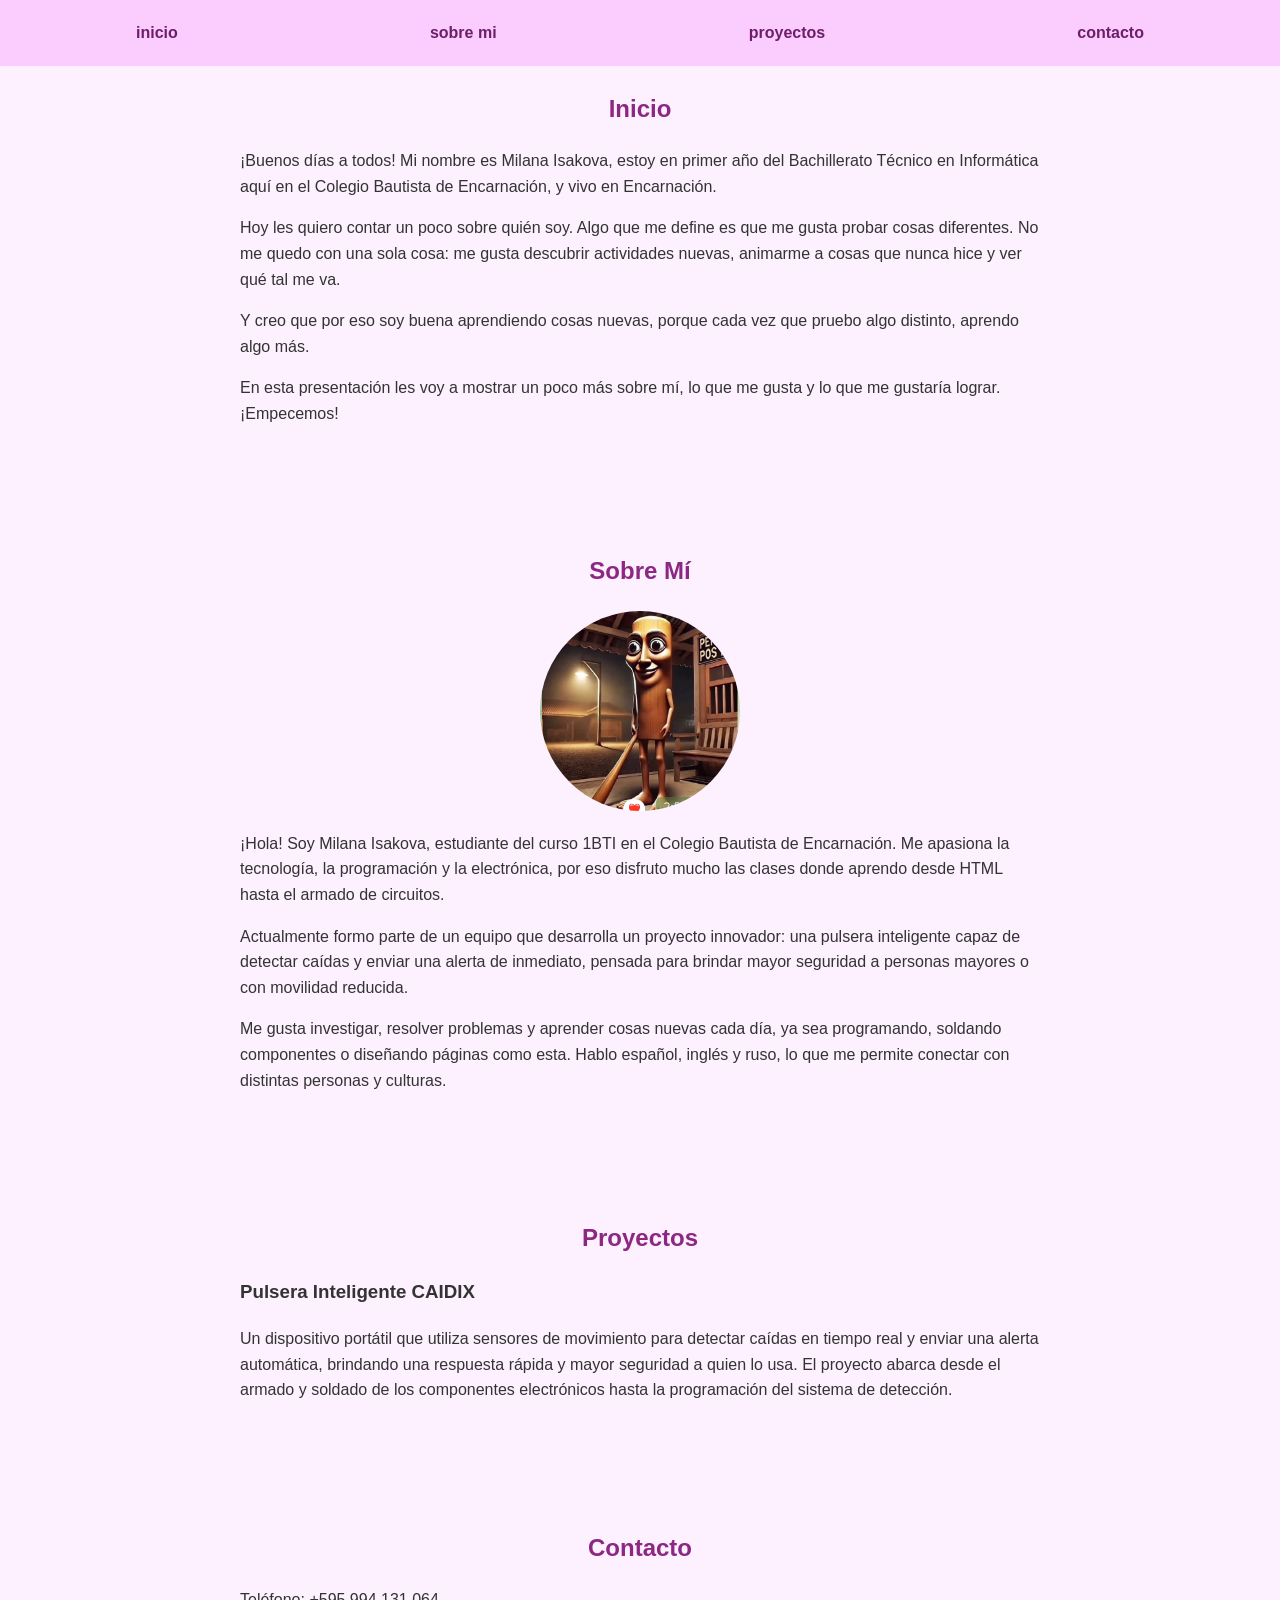
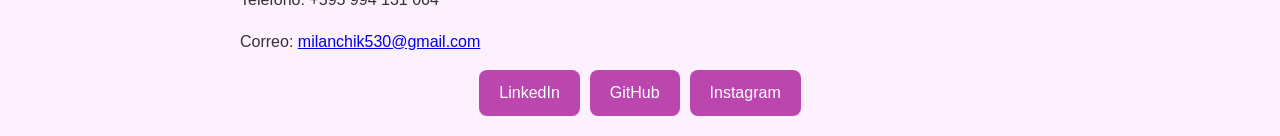
<file: index.html>
<!DOCTYPE html>
<html lang="es">
<head>
    <meta charset="UTF-8">
    <meta name="viewport" content="width=device-width, initial-scale=1.0">
    <title>Portafolio de Milana Isakova</title>
    <style>
        body {
            margin: 0;
            font-family: Arial, Helvetica, sans-serif;
            background-color: rgb(253, 240, 255);
            color: #333;
            line-height: 1.6;
        }
        .menu {
            display: flex;
            justify-content: space-around;
            background-color: rgb(251, 205, 255);
            padding: 10px;
            position: fixed;
            top: 0;
            left: 0;
            width: 100%;
            box-sizing: border-box;
        }
        .menu a {
            padding: 10px;
            text-decoration: none;
            color: rgb(110, 30, 105);
            font-weight: bold;
            border-radius: 8px;
        }
        .menu a:hover {
            background-color: rgb(186, 70, 174);
            color: white;
        }
        section {
            max-width: 800px;
            margin: 0 auto;
            padding: 20px;
        }
        h1 {
            padding-top: 50px;
            text-align: center;
            color: rgb(140, 40, 130);
            scroll-margin-top: 60px;
        }
        .foto {
            display: block;
            margin: 20px auto;
            width: 200px;
            height: 200px;
            object-fit: cover;
            border-radius: 50%;
        }
        .redes {
            display: flex;
            gap: 10px;
            justify-content: center;
            flex-wrap: wrap;
        }
        .redes a {
            background-color: rgb(186, 70, 174);
            color: white;
            padding: 10px 20px;
            border-radius: 8px;
            text-decoration: none;
        }
        .redes a:hover {
            background-color: rgb(140, 40, 130);
        }
    </style>
</head>
<body>
    <nav class="menu">
        <a href="#inicio">inicio</a>
        <a href="#sobre-mi">sobre mi</a>
        <a href="#proyectos">proyectos</a>
        <a href="#contacto">contacto</a>
    </nav>

    <section>
        <h1 id="inicio">Inicio</h1>
        <p>¡Buenos días a todos! Mi nombre es Milana Isakova, estoy en primer año del Bachillerato Técnico en Informática aquí en el Colegio Bautista de Encarnación, y vivo en Encarnación.</p>
        <p>Hoy les quiero contar un poco sobre quién soy. Algo que me define es que me gusta probar cosas diferentes. No me quedo con una sola cosa: me gusta descubrir actividades nuevas, animarme a cosas que nunca hice y ver qué tal me va.</p>
        <p>Y creo que por eso soy buena aprendiendo cosas nuevas, porque cada vez que pruebo algo distinto, aprendo algo más.</p>
        <p>En esta presentación les voy a mostrar un poco más sobre mí, lo que me gusta y lo que me gustaría lograr. ¡Empecemos!</p>
    </section>

    <section>
        <h1 id="sobre-mi">Sobre Mí</h1>
        <img class="foto" src="img/Screenshot 2026-10-01 101713.png" alt="mi foto">
        <p>¡Hola! Soy Milana Isakova, estudiante del curso 1BTI en el Colegio Bautista de Encarnación. Me apasiona la tecnología, la programación y la electrónica, por eso disfruto mucho las clases donde aprendo desde HTML hasta el armado de circuitos.</p>
        <p>Actualmente formo parte de un equipo que desarrolla un proyecto innovador: una pulsera inteligente capaz de detectar caídas y enviar una alerta de inmediato, pensada para brindar mayor seguridad a personas mayores o con movilidad reducida.</p>
        <p>Me gusta investigar, resolver problemas y aprender cosas nuevas cada día, ya sea programando, soldando componentes o diseñando páginas como esta. Hablo español, inglés y ruso, lo que me permite conectar con distintas personas y culturas.</p>
    </section>

    <section>
        <h1 id="proyectos">Proyectos</h1>
        <h3>Pulsera Inteligente CAIDIX</h3>
        <p>Un dispositivo portátil que utiliza sensores de movimiento para detectar caídas en tiempo real y enviar una alerta automática, brindando una respuesta rápida y mayor seguridad a quien lo usa. El proyecto abarca desde el armado y soldado de los componentes electrónicos hasta la programación del sistema de detección.</p>
    </section>

    <section>
        <h1 id="contacto">Contacto</h1>
        <p>Teléfono: +595 994 131 064</p>
        <p>Correo: <a href="mailto:milanchik530@gmail.com">milanchik530@gmail.com</a></p>

        <div class="redes">
            <a href="https://www.linkedin.com/in/mila-isakova-3263ab440/?isSelfProfile=true" target="_blank">LinkedIn</a>
            <a href="https://github.com/https://github.com/milanchik530-spec/portafolio/settings/pages" target="_blank">GitHub</a>
            <a href="https://www.instagram.com/_isakovamilana" target="_blank">Instagram</a>
        </div>
    </section>
</body>
</html>
</file>
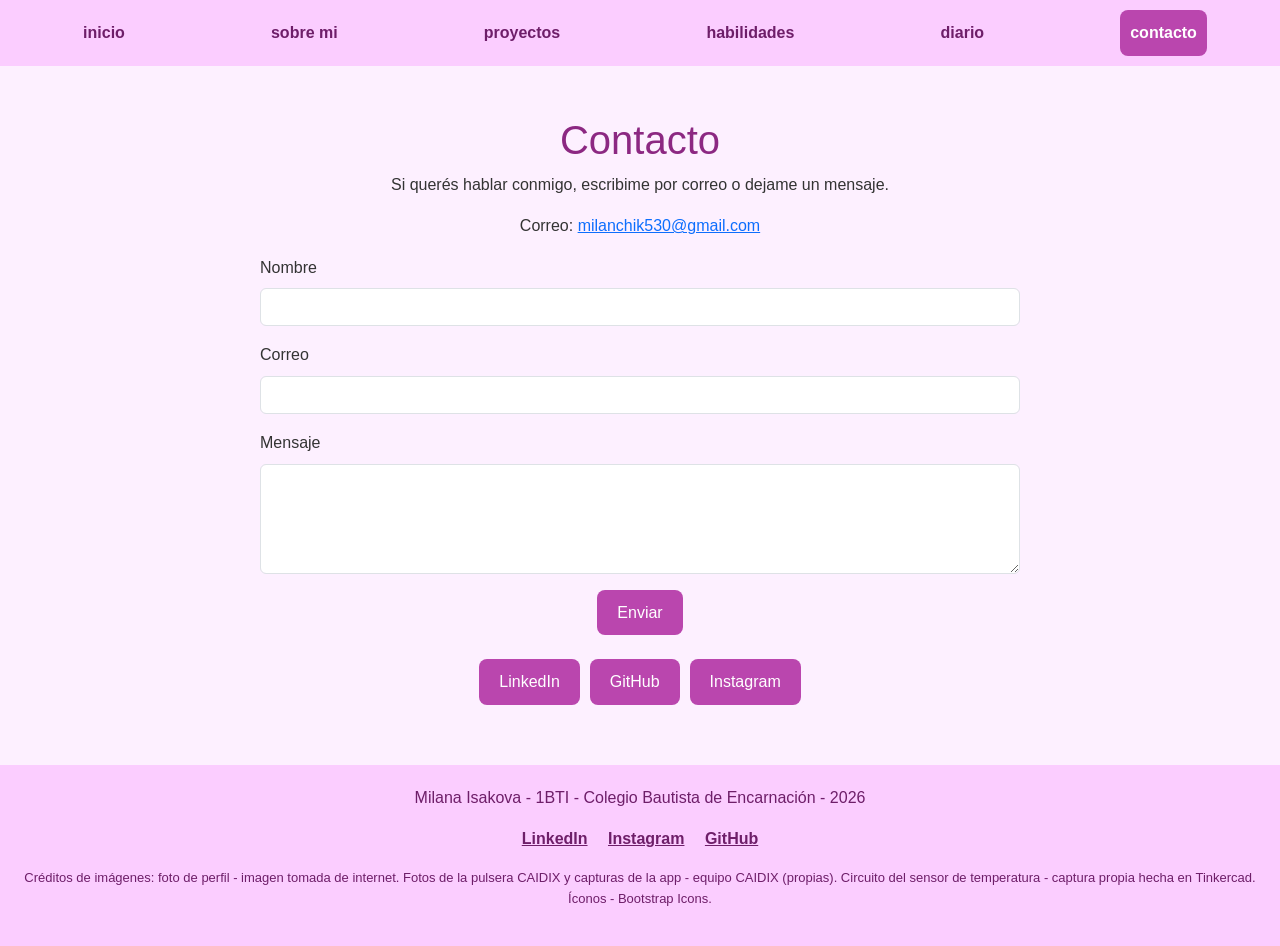
<file: contacto.html>
<!DOCTYPE html>
<html lang="es">
<head>
    <meta charset="UTF-8">
    <meta name="viewport" content="width=device-width, initial-scale=1.0">
    <title>Contacto - Portafolio de Milana Isakova</title>
    <link href="https://cdn.jsdelivr.net/npm/bootstrap@5.3.3/dist/css/bootstrap.min.css" rel="stylesheet">
    <link href="https://cdn.jsdelivr.net/npm/bootstrap-icons@1.11.3/font/bootstrap-icons.min.css" rel="stylesheet">
    <link href="css/estilos.css" rel="stylesheet">
</head>
<body>
    <nav class="menu">
        <a href="index.html">inicio</a>
        <a href="sobre-mi.html">sobre mi</a>
        <a href="proyectos.html">proyectos</a>
        <a href="habilidades.html">habilidades</a>
        <a href="diario.html">diario</a>
        <a href="contacto.html" class="activo">contacto</a>
    </nav>

    <section>
        <h1>Contacto</h1>
        <p class="text-center">Si querés hablar conmigo, escribime por correo o dejame un mensaje.</p>
        <p class="text-center">Correo: <a href="mailto:milanchik530@gmail.com">milanchik530@gmail.com</a></p>

        <form id="formulario" class="mb-4">
            <div class="mb-3">
                <label for="nombre" class="form-label">Nombre</label>
                <input type="text" class="form-control" id="nombre" required>
            </div>
            <div class="mb-3">
                <label for="correo" class="form-label">Correo</label>
                <input type="email" class="form-control" id="correo" required>
            </div>
            <div class="mb-3">
                <label for="mensaje" class="form-label">Mensaje</label>
                <textarea class="form-control" id="mensaje" rows="4" required></textarea>
            </div>
            <div class="text-center">
                <button type="submit" class="boton">Enviar</button>
            </div>
        </form>
        <p id="mensaje-enviado">¡Gracias por tu mensaje!</p>

        <div class="redes">
            <a href="https://www.linkedin.com/in/mila-isakova-3263ab440/" target="_blank">LinkedIn</a>
            <a href="https://github.com/milanchik530-spec" target="_blank">GitHub</a>
            <a href="https://www.instagram.com/_isakovamilana" target="_blank">Instagram</a>
        </div>
    </section>

    <footer>
        <p>Milana Isakova - 1BTI - Colegio Bautista de Encarnación - 2026</p>
        <p>
            <a href="https://www.linkedin.com/in/mila-isakova-3263ab440/" target="_blank">LinkedIn</a>
            <a href="https://www.instagram.com/_isakovamilana" target="_blank">Instagram</a>
            <a href="https://github.com/milanchik530-spec" target="_blank">GitHub</a>
        </p>
        <p class="creditos">
            Créditos de imágenes: foto de perfil - imagen tomada de internet.
            Fotos de la pulsera CAIDIX y capturas de la app - equipo CAIDIX (propias).
            Circuito del sensor de temperatura - captura propia hecha en Tinkercad.
            Íconos - Bootstrap Icons.
        </p>
    </footer>
    <script src="js/script.js"></script>
</body>
</html>
</file>
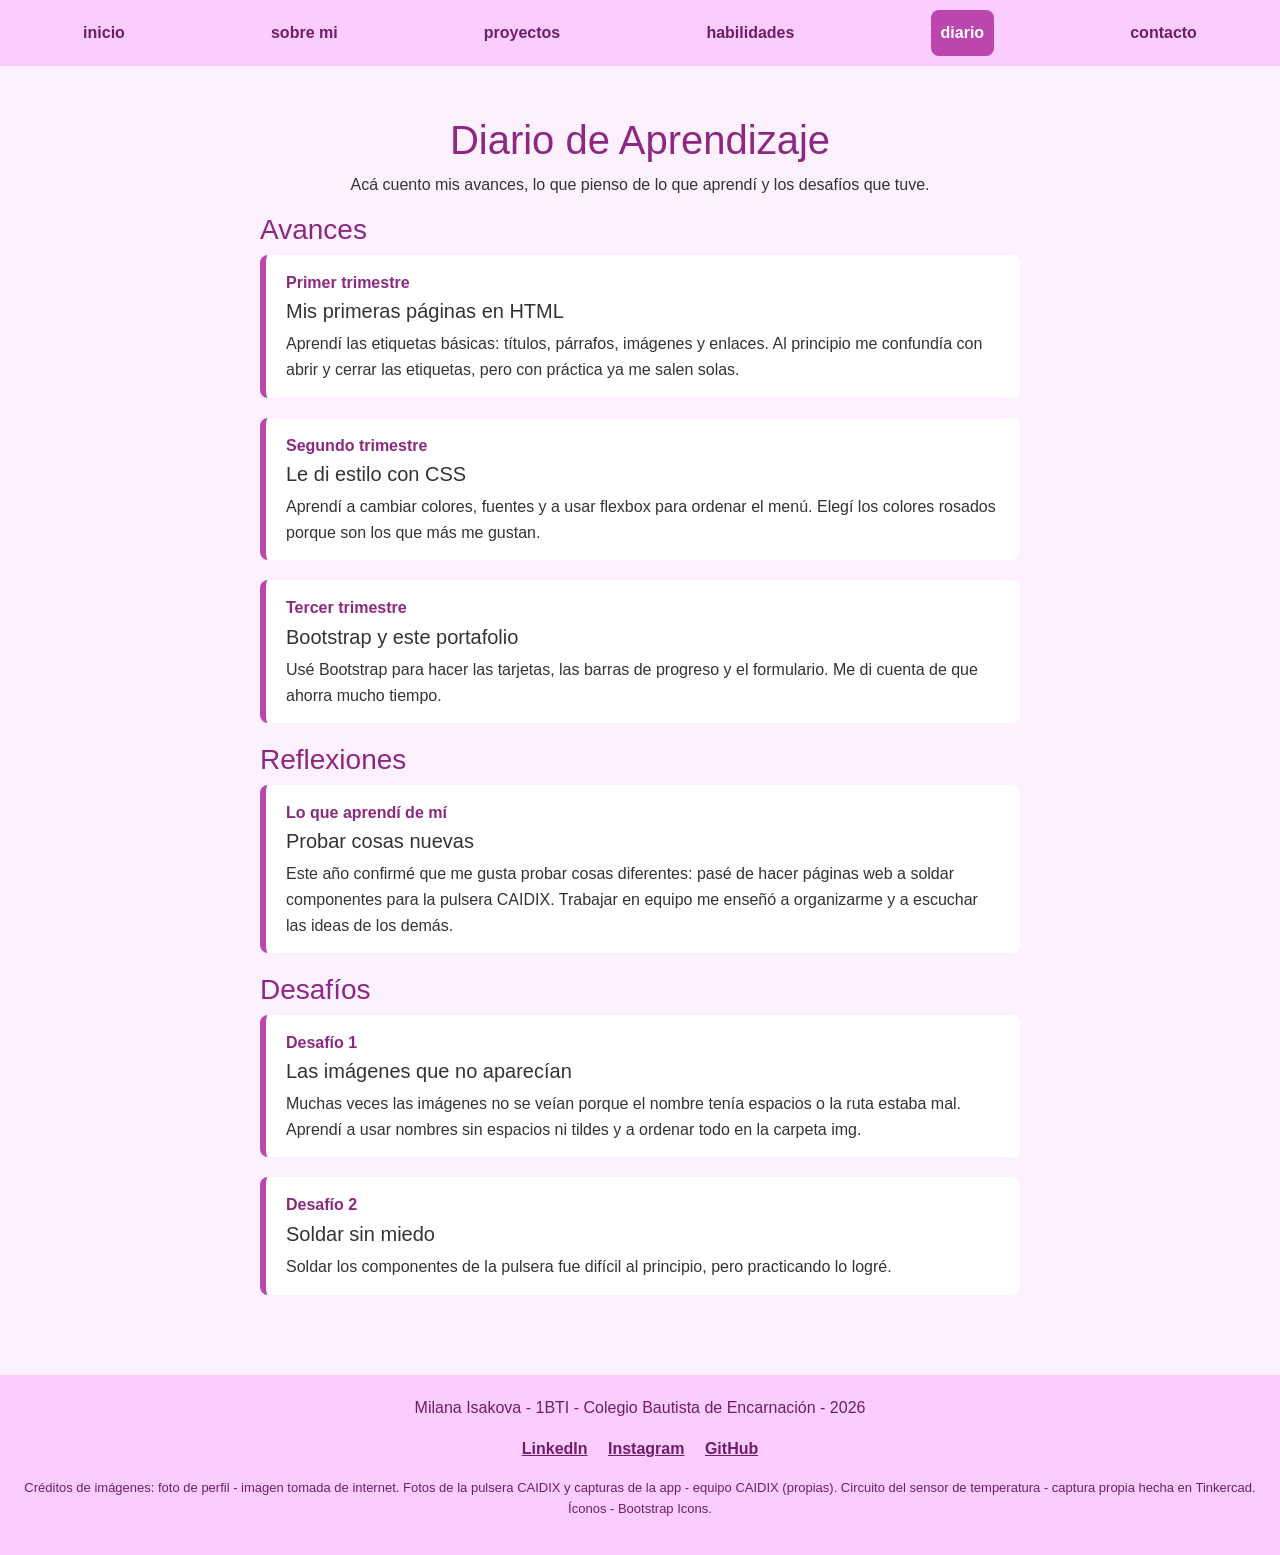
<file: diario.html>
<!DOCTYPE html>
<html lang="es">
<head>
    <meta charset="UTF-8">
    <meta name="viewport" content="width=device-width, initial-scale=1.0">
    <title>Diario de aprendizaje - Portafolio de Milana Isakova</title>
    <link href="https://cdn.jsdelivr.net/npm/bootstrap@5.3.3/dist/css/bootstrap.min.css" rel="stylesheet">
    <link href="https://cdn.jsdelivr.net/npm/bootstrap-icons@1.11.3/font/bootstrap-icons.min.css" rel="stylesheet">
    <link href="css/estilos.css" rel="stylesheet">
</head>
<body>
    <nav class="menu">
        <a href="index.html">inicio</a>
        <a href="sobre-mi.html">sobre mi</a>
        <a href="proyectos.html">proyectos</a>
        <a href="habilidades.html">habilidades</a>
        <a href="diario.html" class="activo">diario</a>
        <a href="contacto.html">contacto</a>
    </nav>

    <section>
        <h1>Diario de Aprendizaje</h1>
        <p class="text-center">Acá cuento mis avances, lo que pienso de lo que aprendí y los desafíos que tuve.</p>

        <h3>Avances</h3>
        <div class="entrada">
            <p class="fecha mb-1">Primer trimestre</p>
            <h3 class="h5">Mis primeras páginas en HTML</h3>
            <p class="mb-0">Aprendí las etiquetas básicas: títulos, párrafos, imágenes y enlaces. Al principio me confundía con abrir y cerrar las etiquetas, pero con práctica ya me salen solas.</p>
        </div>
        <div class="entrada">
            <p class="fecha mb-1">Segundo trimestre</p>
            <h3 class="h5">Le di estilo con CSS</h3>
            <p class="mb-0">Aprendí a cambiar colores, fuentes y a usar flexbox para ordenar el menú. Elegí los colores rosados porque son los que más me gustan.</p>
        </div>
        <div class="entrada">
            <p class="fecha mb-1">Tercer trimestre</p>
            <h3 class="h5">Bootstrap y este portafolio</h3>
            <p class="mb-0">Usé Bootstrap para hacer las tarjetas, las barras de progreso y el formulario. Me di cuenta de que ahorra mucho tiempo.</p>
        </div>

        <h3>Reflexiones</h3>
        <div class="entrada">
            <p class="fecha mb-1">Lo que aprendí de mí</p>
            <h3 class="h5">Probar cosas nuevas</h3>
            <p class="mb-0">Este año confirmé que me gusta probar cosas diferentes: pasé de hacer páginas web a soldar componentes para la pulsera CAIDIX. Trabajar en equipo me enseñó a organizarme y a escuchar las ideas de los demás.</p>
        </div>

        <h3>Desafíos</h3>
        <div class="entrada">
            <p class="fecha mb-1">Desafío 1</p>
            <h3 class="h5">Las imágenes que no aparecían</h3>
            <p class="mb-0">Muchas veces las imágenes no se veían porque el nombre tenía espacios o la ruta estaba mal. Aprendí a usar nombres sin espacios ni tildes y a ordenar todo en la carpeta img.</p>
        </div>
        <div class="entrada">
            <p class="fecha mb-1">Desafío 2</p>
            <h3 class="h5">Soldar sin miedo</h3>
            <p class="mb-0">Soldar los componentes de la pulsera fue difícil al principio, pero practicando lo logré.</p>
        </div>
    </section>

    <footer>
        <p>Milana Isakova - 1BTI - Colegio Bautista de Encarnación - 2026</p>
        <p>
            <a href="https://www.linkedin.com/in/mila-isakova-3263ab440/" target="_blank">LinkedIn</a>
            <a href="https://www.instagram.com/_isakovamilana" target="_blank">Instagram</a>
            <a href="https://github.com/milanchik530-spec" target="_blank">GitHub</a>
        </p>
        <p class="creditos">
            Créditos de imágenes: foto de perfil - imagen tomada de internet.
            Fotos de la pulsera CAIDIX y capturas de la app - equipo CAIDIX (propias).
            Circuito del sensor de temperatura - captura propia hecha en Tinkercad.
            Íconos - Bootstrap Icons.
        </p>
    </footer>
</body>
</html>
</file>
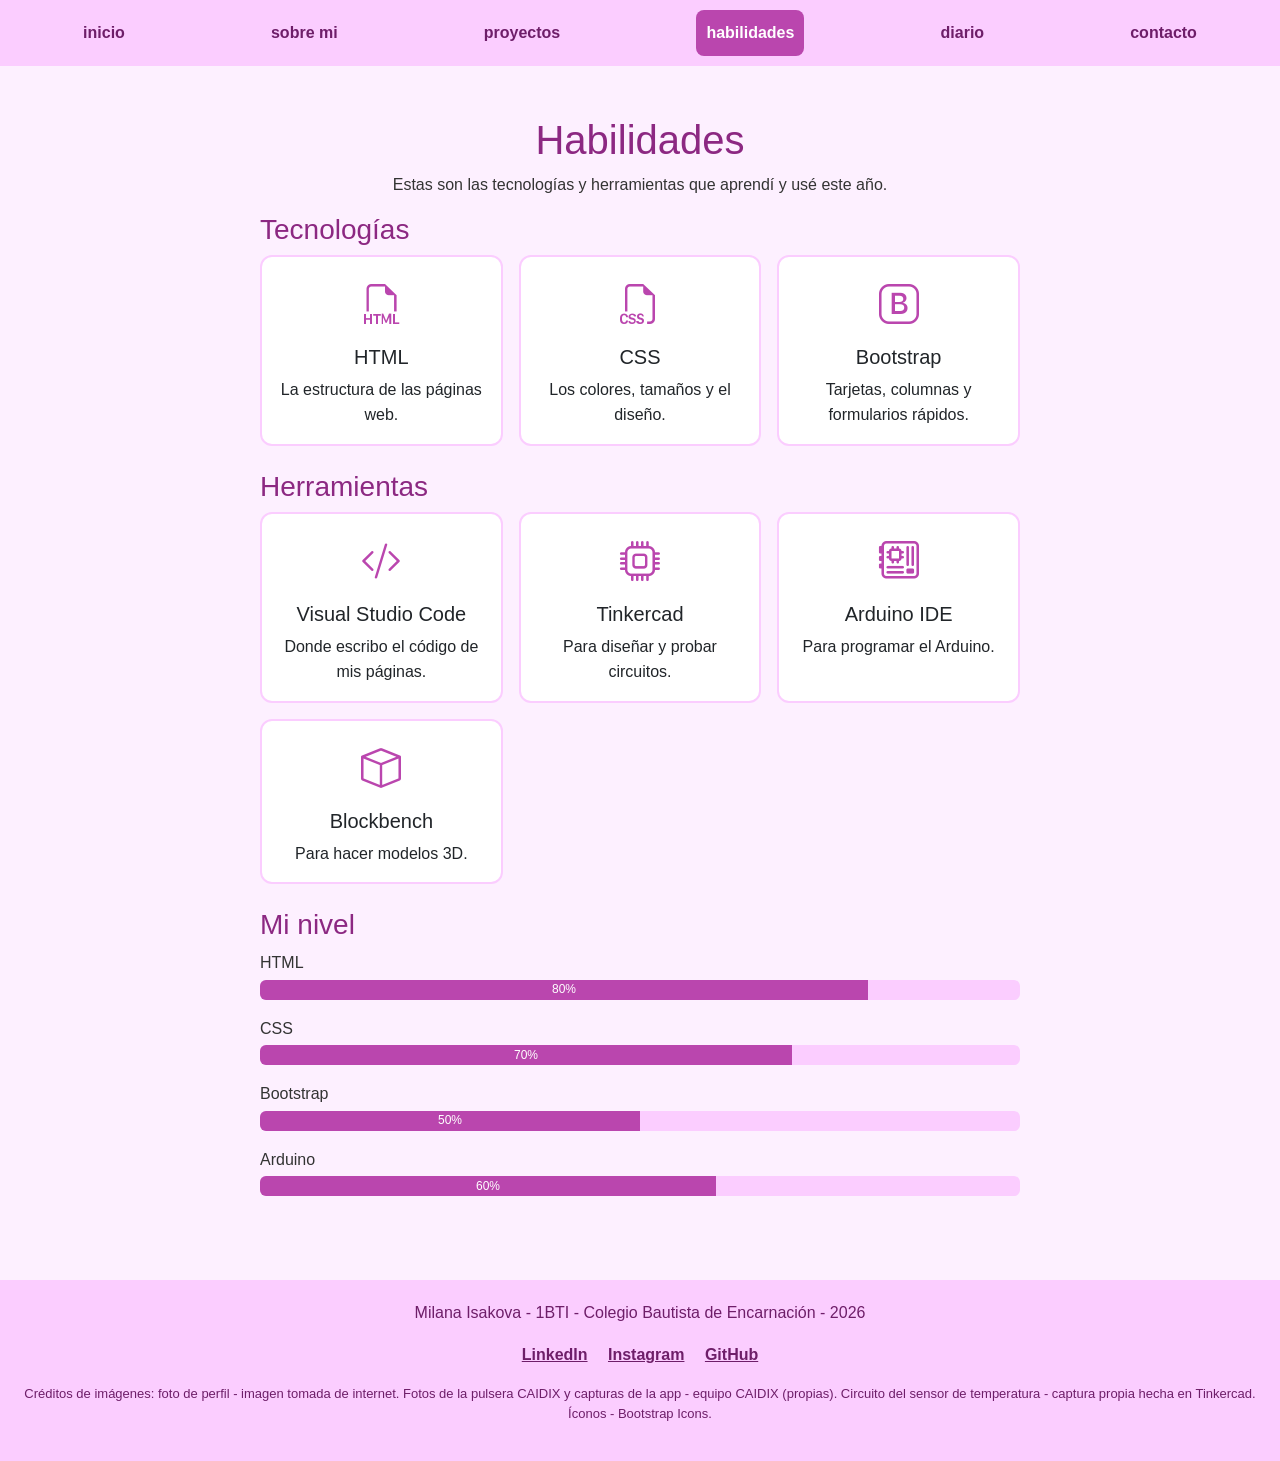
<file: habilidades.html>
<!DOCTYPE html>
<html lang="es">
<head>
    <meta charset="UTF-8">
    <meta name="viewport" content="width=device-width, initial-scale=1.0">
    <title>Habilidades - Portafolio de Milana Isakova</title>
    <link href="https://cdn.jsdelivr.net/npm/bootstrap@5.3.3/dist/css/bootstrap.min.css" rel="stylesheet">
    <link href="https://cdn.jsdelivr.net/npm/bootstrap-icons@1.11.3/font/bootstrap-icons.min.css" rel="stylesheet">
    <link href="css/estilos.css" rel="stylesheet">
</head>
<body>
    <nav class="menu">
        <a href="index.html">inicio</a>
        <a href="sobre-mi.html">sobre mi</a>
        <a href="proyectos.html">proyectos</a>
        <a href="habilidades.html" class="activo">habilidades</a>
        <a href="diario.html">diario</a>
        <a href="contacto.html">contacto</a>
    </nav>

    <section>
        <h1>Habilidades</h1>
        <p class="text-center">Estas son las tecnologías y herramientas que aprendí y usé este año.</p>

        <h3>Tecnologías</h3>
        <div class="row g-3 mb-4">
            <div class="col-6 col-md-4">
                <div class="card tarjeta text-center p-3">
                    <i class="bi bi-filetype-html icono"></i>
                    <h3 class="h5 mt-2">HTML</h3>
                    <p class="mb-0">La estructura de las páginas web.</p>
                </div>
            </div>
            <div class="col-6 col-md-4">
                <div class="card tarjeta text-center p-3">
                    <i class="bi bi-filetype-css icono"></i>
                    <h3 class="h5 mt-2">CSS</h3>
                    <p class="mb-0">Los colores, tamaños y el diseño.</p>
                </div>
            </div>
            <div class="col-6 col-md-4">
                <div class="card tarjeta text-center p-3">
                    <i class="bi bi-bootstrap icono"></i>
                    <h3 class="h5 mt-2">Bootstrap</h3>
                    <p class="mb-0">Tarjetas, columnas y formularios rápidos.</p>
                </div>
            </div>
        </div>

        <h3>Herramientas</h3>
        <div class="row g-3 mb-4">
            <div class="col-6 col-md-4">
                <div class="card tarjeta text-center p-3">
                    <i class="bi bi-code-slash icono"></i>
                    <h3 class="h5 mt-2">Visual Studio Code</h3>
                    <p class="mb-0">Donde escribo el código de mis páginas.</p>
                </div>
            </div>
            <div class="col-6 col-md-4">
                <div class="card tarjeta text-center p-3">
                    <i class="bi bi-cpu icono"></i>
                    <h3 class="h5 mt-2">Tinkercad</h3>
                    <p class="mb-0">Para diseñar y probar circuitos.</p>
                </div>
            </div>
            <div class="col-6 col-md-4">
                <div class="card tarjeta text-center p-3">
                    <i class="bi bi-motherboard icono"></i>
                    <h3 class="h5 mt-2">Arduino IDE</h3>
                    <p class="mb-0">Para programar el Arduino.</p>
                </div>
            </div>
            <div class="col-6 col-md-4">
                <div class="card tarjeta text-center p-3">
                    <i class="bi bi-box icono"></i>
                    <h3 class="h5 mt-2">Blockbench</h3>
                    <p class="mb-0">Para hacer modelos 3D.</p>
                </div>
            </div>
        </div>

        <h3>Mi nivel</h3>
        <div class="mb-4">
            <p class="mb-1">HTML</p>
            <div class="progress mb-3">
                <div class="progress-bar" style="width: 80%">80%</div>
            </div>
            <p class="mb-1">CSS</p>
            <div class="progress mb-3">
                <div class="progress-bar" style="width: 70%">70%</div>
            </div>
            <p class="mb-1">Bootstrap</p>
            <div class="progress mb-3">
                <div class="progress-bar" style="width: 50%">50%</div>
            </div>
            <p class="mb-1">Arduino</p>
            <div class="progress mb-3">
                <div class="progress-bar" style="width: 60%">60%</div>
            </div>
        </div>
    </section>

    <footer>
        <p>Milana Isakova - 1BTI - Colegio Bautista de Encarnación - 2026</p>
        <p>
            <a href="https://www.linkedin.com/in/mila-isakova-3263ab440/" target="_blank">LinkedIn</a>
            <a href="https://www.instagram.com/_isakovamilana" target="_blank">Instagram</a>
            <a href="https://github.com/milanchik530-spec" target="_blank">GitHub</a>
        </p>
        <p class="creditos">
            Créditos de imágenes: foto de perfil - imagen tomada de internet.
            Fotos de la pulsera CAIDIX y capturas de la app - equipo CAIDIX (propias).
            Circuito del sensor de temperatura - captura propia hecha en Tinkercad.
            Íconos - Bootstrap Icons.
        </p>
    </footer>
</body>
</html>
</file>
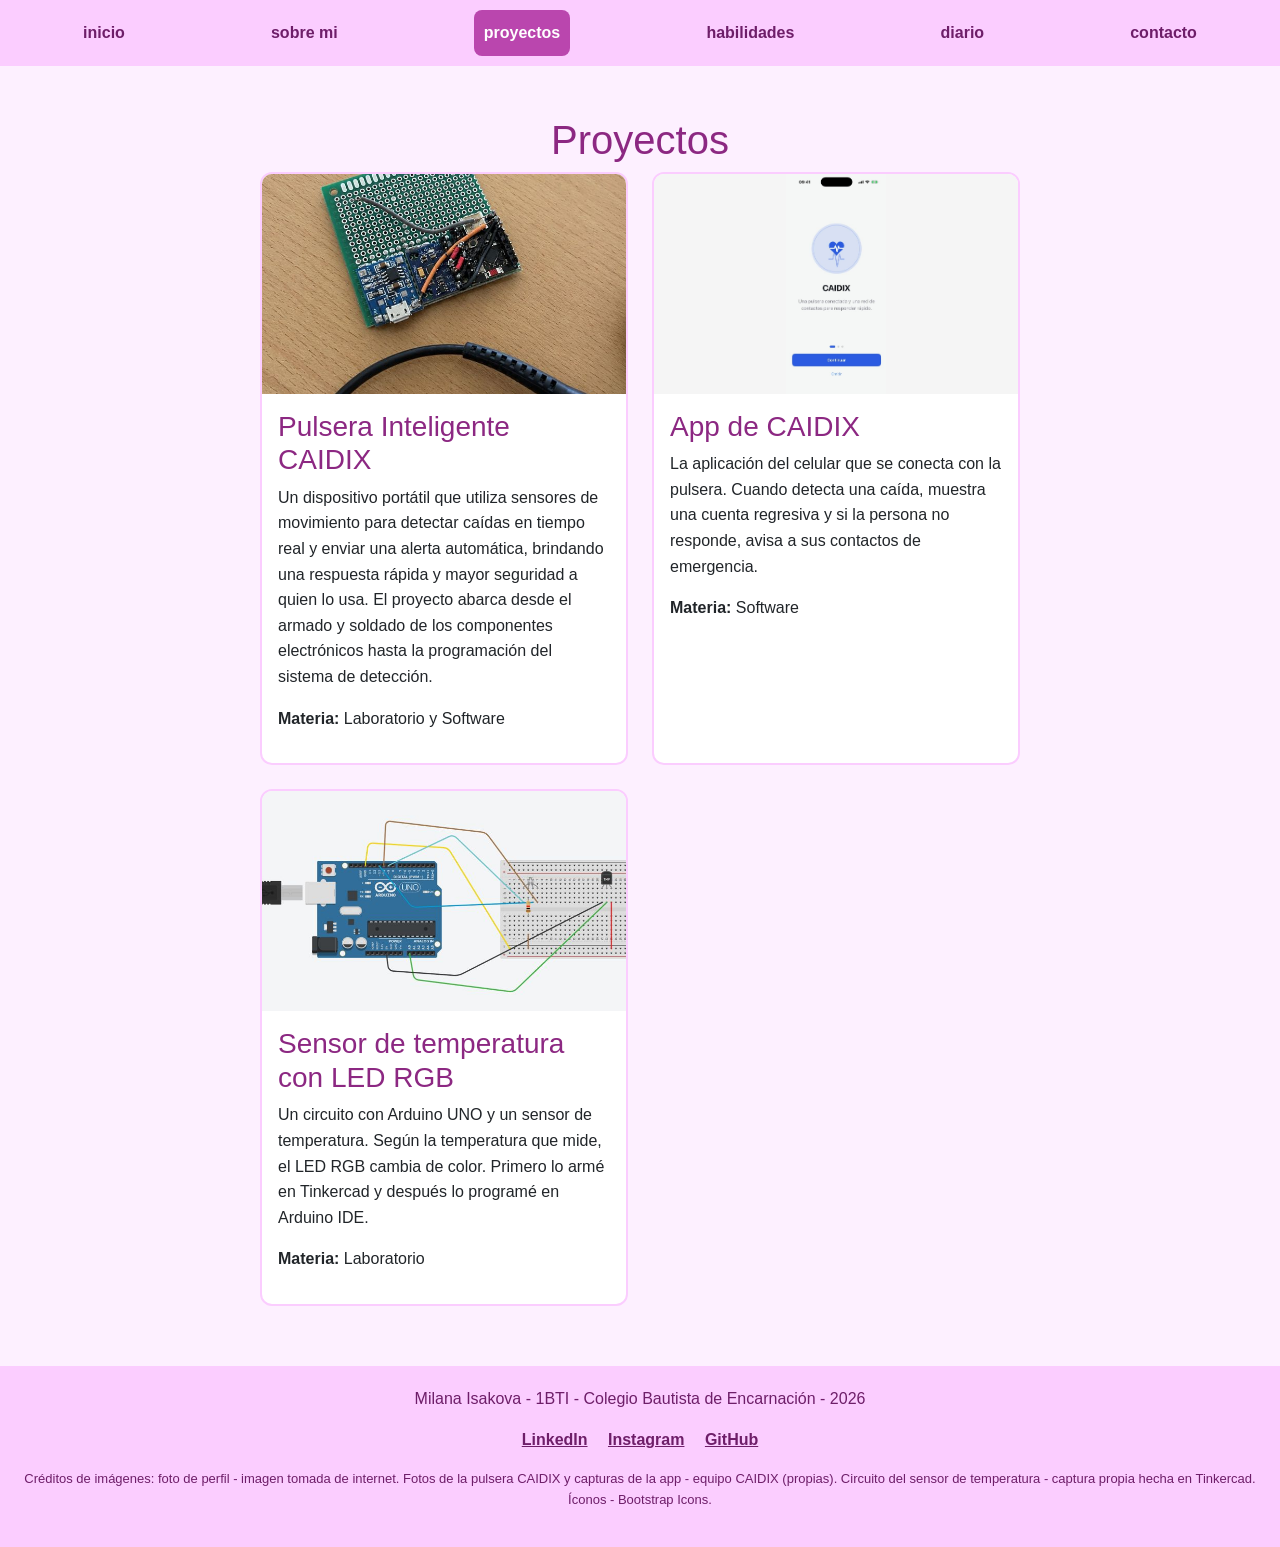
<file: proyectos.html>
<!DOCTYPE html>
<html lang="es">
<head>
    <meta charset="UTF-8">
    <meta name="viewport" content="width=device-width, initial-scale=1.0">
    <title>Proyectos - Portafolio de Milana Isakova</title>
    <link href="https://cdn.jsdelivr.net/npm/bootstrap@5.3.3/dist/css/bootstrap.min.css" rel="stylesheet">
    <link href="https://cdn.jsdelivr.net/npm/bootstrap-icons@1.11.3/font/bootstrap-icons.min.css" rel="stylesheet">
    <link href="css/estilos.css" rel="stylesheet">
</head>
<body>
    <nav class="menu">
        <a href="index.html">inicio</a>
        <a href="sobre-mi.html">sobre mi</a>
        <a href="proyectos.html" class="activo">proyectos</a>
        <a href="habilidades.html">habilidades</a>
        <a href="diario.html">diario</a>
        <a href="contacto.html">contacto</a>
    </nav>

    <section>
        <h1>Proyectos</h1>
        <div class="row g-4">
            <div class="col-md-6">
                <div class="card tarjeta">
                    <img src="img/pulsera-caidix.jpg" class="card-img-top" alt="placa de la pulsera CAIDIX">
                    <div class="card-body">
                        <h3>Pulsera Inteligente CAIDIX</h3>
                        <p>Un dispositivo portátil que utiliza sensores de movimiento para detectar caídas en tiempo real y enviar una alerta automática, brindando una respuesta rápida y mayor seguridad a quien lo usa. El proyecto abarca desde el armado y soldado de los componentes electrónicos hasta la programación del sistema de detección.</p>
                        <p><strong>Materia:</strong> Laboratorio y Software</p>
                    </div>
                </div>
            </div>
            <div class="col-md-6">
                <div class="card tarjeta">
                    <img src="img/app-caidix.jpg" class="card-img-top entera" alt="pantalla de la app CAIDIX">
                    <div class="card-body">
                        <h3>App de CAIDIX</h3>
                        <p>La aplicación del celular que se conecta con la pulsera. Cuando detecta una caída, muestra una cuenta regresiva y si la persona no responde, avisa a sus contactos de emergencia.</p>
                        <p><strong>Materia:</strong> Software</p>
                    </div>
                </div>
            </div>
            <div class="col-md-6">
                <div class="card tarjeta">
                    <img src="img/sensor-temperatura.jpg" class="card-img-top" alt="circuito del sensor de temperatura">
                    <div class="card-body">
                        <h3>Sensor de temperatura con LED RGB</h3>
                        <p>Un circuito con Arduino UNO y un sensor de temperatura. Según la temperatura que mide, el LED RGB cambia de color. Primero lo armé en Tinkercad y después lo programé en Arduino IDE.</p>
                        <p><strong>Materia:</strong> Laboratorio</p>
                    </div>
                </div>
            </div>
        </div>
    </section>

    <footer>
        <p>Milana Isakova - 1BTI - Colegio Bautista de Encarnación - 2026</p>
        <p>
            <a href="https://www.linkedin.com/in/mila-isakova-3263ab440/" target="_blank">LinkedIn</a>
            <a href="https://www.instagram.com/_isakovamilana" target="_blank">Instagram</a>
            <a href="https://github.com/milanchik530-spec" target="_blank">GitHub</a>
        </p>
        <p class="creditos">
            Créditos de imágenes: foto de perfil - imagen tomada de internet.
            Fotos de la pulsera CAIDIX y capturas de la app - equipo CAIDIX (propias).
            Circuito del sensor de temperatura - captura propia hecha en Tinkercad.
            Íconos - Bootstrap Icons.
        </p>
    </footer>
</body>
</html>
</file>
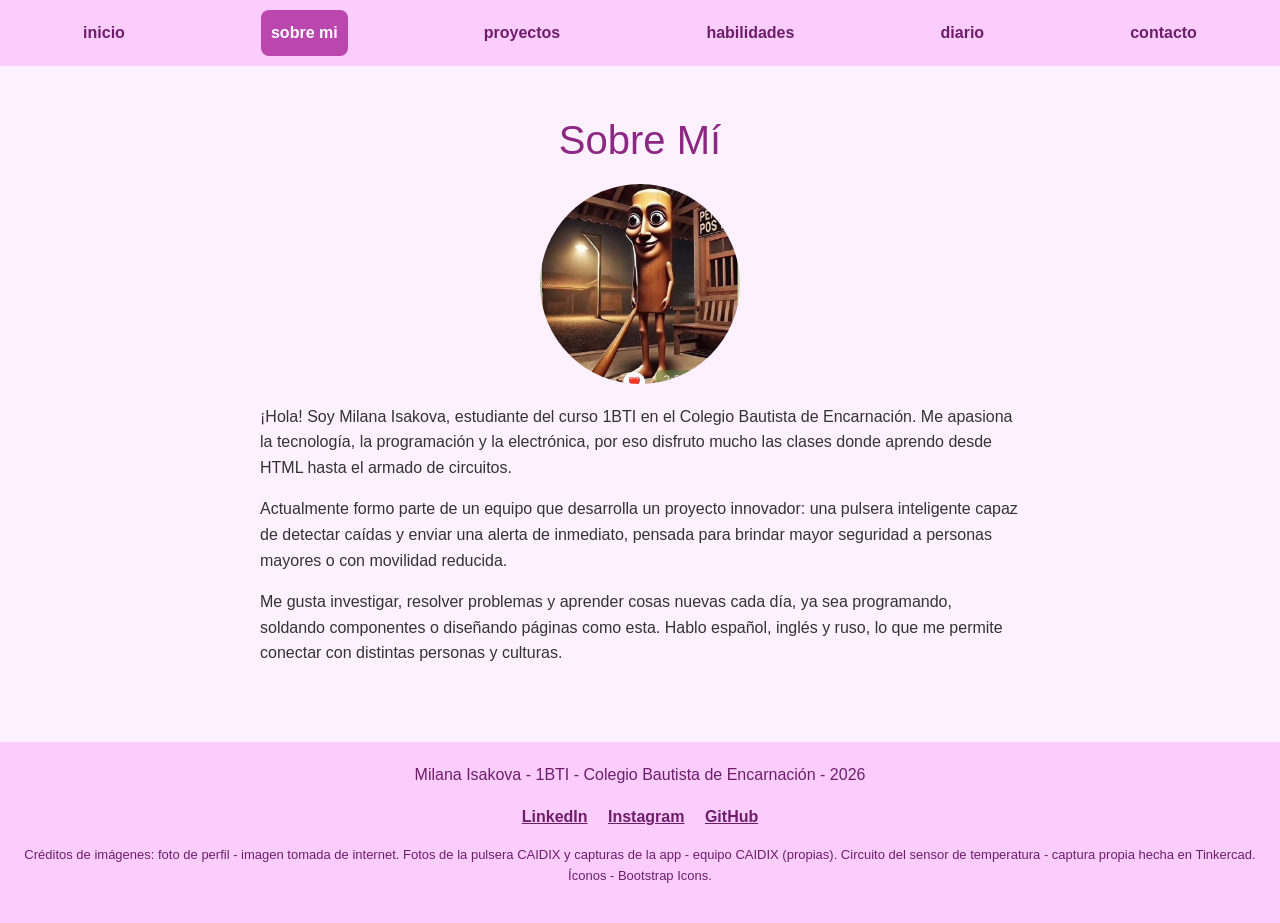
<file: sobre-mi.html>
<!DOCTYPE html>
<html lang="es">
<head>
    <meta charset="UTF-8">
    <meta name="viewport" content="width=device-width, initial-scale=1.0">
    <title>Sobre mí - Portafolio de Milana Isakova</title>
    <link href="https://cdn.jsdelivr.net/npm/bootstrap@5.3.3/dist/css/bootstrap.min.css" rel="stylesheet">
    <link href="https://cdn.jsdelivr.net/npm/bootstrap-icons@1.11.3/font/bootstrap-icons.min.css" rel="stylesheet">
    <link href="css/estilos.css" rel="stylesheet">
</head>
<body>
    <nav class="menu">
        <a href="index.html">inicio</a>
        <a href="sobre-mi.html" class="activo">sobre mi</a>
        <a href="proyectos.html">proyectos</a>
        <a href="habilidades.html">habilidades</a>
        <a href="diario.html">diario</a>
        <a href="contacto.html">contacto</a>
    </nav>

    <section>
        <h1>Sobre Mí</h1>
        <img class="foto" src="img/foto-perfil.jpg" alt="mi foto">
        <p>¡Hola! Soy Milana Isakova, estudiante del curso 1BTI en el Colegio Bautista de Encarnación. Me apasiona la tecnología, la programación y la electrónica, por eso disfruto mucho las clases donde aprendo desde HTML hasta el armado de circuitos.</p>
        <p>Actualmente formo parte de un equipo que desarrolla un proyecto innovador: una pulsera inteligente capaz de detectar caídas y enviar una alerta de inmediato, pensada para brindar mayor seguridad a personas mayores o con movilidad reducida.</p>
        <p>Me gusta investigar, resolver problemas y aprender cosas nuevas cada día, ya sea programando, soldando componentes o diseñando páginas como esta. Hablo español, inglés y ruso, lo que me permite conectar con distintas personas y culturas.</p>
    </section>

    <footer>
        <p>Milana Isakova - 1BTI - Colegio Bautista de Encarnación - 2026</p>
        <p>
            <a href="https://www.linkedin.com/in/mila-isakova-3263ab440/" target="_blank">LinkedIn</a>
            <a href="https://www.instagram.com/_isakovamilana" target="_blank">Instagram</a>
            <a href="https://github.com/milanchik530-spec" target="_blank">GitHub</a>
        </p>
        <p class="creditos">
            Créditos de imágenes: foto de perfil - imagen tomada de internet.
            Fotos de la pulsera CAIDIX y capturas de la app - equipo CAIDIX (propias).
            Circuito del sensor de temperatura - captura propia hecha en Tinkercad.
            Íconos - Bootstrap Icons.
        </p>
    </footer>
</body>
</html>
</file>
<file: css/estilos.css>
/* Estilos del portafolio de Milana Isakova */

body {
    margin: 0;
    font-family: Arial, Helvetica, sans-serif;
    background-color: rgb(253, 240, 255);
    color: #333;
    line-height: 1.6;
}

/* menu de arriba */
.menu {
    display: flex;
    justify-content: space-around;
    flex-wrap: wrap;
    background-color: rgb(251, 205, 255);
    padding: 10px;
    position: sticky;
    top: 0;
    z-index: 10;
}

.menu a {
    padding: 10px;
    text-decoration: none;
    color: rgb(110, 30, 105);
    font-weight: bold;
    border-radius: 8px;
}

.menu a:hover,
.menu a.activo {
    background-color: rgb(186, 70, 174);
    color: white;
}

section {
    max-width: 800px;
    margin: 0 auto;
    padding: 20px;
}

h1 {
    padding-top: 30px;
    text-align: center;
    color: rgb(140, 40, 130);
    scroll-margin-top: 60px;
}

h3 {
    color: rgb(140, 40, 130);
}

.foto {
    display: block;
    margin: 20px auto;
    width: 200px;
    height: 200px;
    object-fit: cover;
    border-radius: 50%;
}

/* botones rosados (redes y formulario) */
.redes {
    display: flex;
    gap: 10px;
    justify-content: center;
    flex-wrap: wrap;
}

.redes a,
.boton {
    background-color: rgb(186, 70, 174);
    color: white;
    padding: 10px 20px;
    border-radius: 8px;
    text-decoration: none;
    border: none;
}

.redes a:hover,
.boton:hover {
    background-color: rgb(140, 40, 130);
    color: white;
}

/* tarjetas de proyectos y habilidades */
.tarjeta {
    background-color: white;
    border: 2px solid rgb(251, 205, 255);
    border-radius: 12px;
    height: 100%;
}

.tarjeta img {
    height: 220px;
    object-fit: cover;
    border-radius: 10px 10px 0 0;
}

/* para que la captura de la app se vea entera */
.tarjeta img.entera {
    object-fit: contain;
    background-color: rgb(245, 245, 245);
}

.icono {
    font-size: 40px;
    color: rgb(186, 70, 174);
}

/* barras de progreso con mi color */
.progress {
    background-color: rgb(251, 205, 255);
    height: 20px;
}

.progress-bar {
    background-color: rgb(186, 70, 174);
}

/* diario de aprendizaje */
.entrada {
    background-color: white;
    border-left: 6px solid rgb(186, 70, 174);
    border-radius: 8px;
    padding: 15px 20px;
    margin-bottom: 20px;
}

.fecha {
    color: rgb(140, 40, 130);
    font-weight: bold;
}

/* formulario */
.form-control:focus {
    border-color: rgb(186, 70, 174);
    box-shadow: 0 0 0 3px rgb(251, 205, 255);
}

#mensaje-enviado {
    display: none;
    color: rgb(110, 30, 105);
    font-weight: bold;
    text-align: center;
}

/* pie de pagina */
footer {
    background-color: rgb(251, 205, 255);
    color: rgb(110, 30, 105);
    text-align: center;
    padding: 20px;
    margin-top: 40px;
}

footer a {
    color: rgb(110, 30, 105);
    font-weight: bold;
    margin: 0 8px;
}

footer .creditos {
    font-size: 13px;
}
</file>
